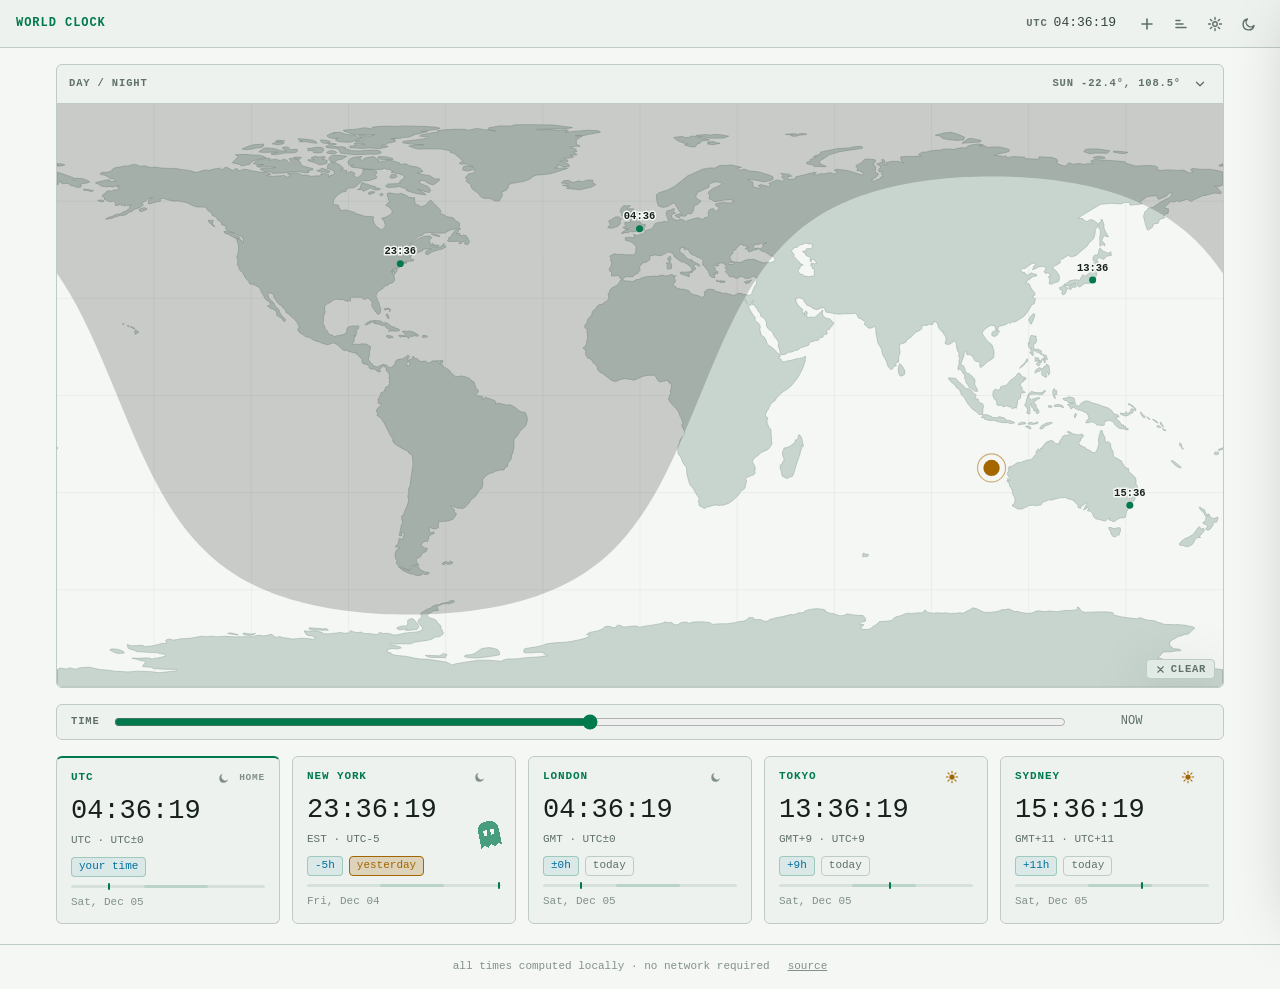
<file: index.html>
<!DOCTYPE html>
<html lang="en">
<head>
<meta charset="utf-8">
<meta name="viewport" content="width=device-width, initial-scale=1">
<title>World Clock</title>
<meta name="description" content="Offline world clock — timezones, day/night map, no network required.">
<link rel="icon" type="image/svg+xml" href="data:image/svg+xml,%3Csvg%20xmlns='http://www.w3.org/2000/svg'%20viewBox='0%200%2016%2016'%3E%3Crect%20width='16'%20height='16'%20rx='3'%20fill='%23090c0d'/%3E%3Cpath%20d='M3.5%2014.5%20V7%20Q3.5%202.5%208%202.5%20Q12.5%202.5%2012.5%207%20V14.5%20L11%2013.3%20L9.5%2014.5%20L8%2013.3%20L6.5%2014.5%20L5%2013.3%20Z'%20fill='%2363f2ab'/%3E%3Crect%20x='6'%20y='6.5'%20width='1.4'%20height='2.4'%20fill='%23090c0d'/%3E%3Crect%20x='8.8'%20y='6.5'%20width='1.4'%20height='2.4'%20fill='%23090c0d'/%3E%3C/svg%3E">
<link rel="manifest" href="manifest.webmanifest">
<meta name="theme-color" content="#0e1214">
<script>(function(){try{
var t=localStorage.getItem("wc-theme");
if(t==="light"||t==="dark")document.documentElement.setAttribute("data-theme",t);
var a=localStorage.getItem("wc-accent");
if(a&&"12345".indexOf(a)>-1)document.documentElement.setAttribute("data-accent",a);
var pm=localStorage.getItem("wc-pet");document.documentElement.setAttribute("data-pet",pm==="off"?"off":(pm==="cursor"?"cursor":"float"));
var ps=parseInt(localStorage.getItem("wc-pet-size"),10);
if(ps>=16&&ps<=64)document.documentElement.style.setProperty("--pet-size",ps+"px");
var po=parseInt(localStorage.getItem("wc-pet-opacity"),10);
if(po>=15&&po<=100)document.documentElement.style.setProperty("--pet-base-opacity",(po/100).toFixed(3));
var mp=localStorage.getItem("wc-map");
if(mp==="collapsed")document.documentElement.setAttribute("data-map","collapsed");
}catch(e){}})();</script>
<link rel="stylesheet" href="css/tokens.css">
<link rel="stylesheet" href="css/site.css">
</head>
<body>
<header class="topbar">
  <span class="manifest-label site-title">WORLD CLOCK</span>
  <span class="topbar-utc"><span class="manifest-label">UTC</span> <span id="utc-clock" class="mono">--:--:--</span></span>
  <span class="topbar-actions">
    <button id="btn-add" class="icon-btn" title="Add timezone" aria-label="Add timezone">
      <svg viewBox="0 0 16 16" width="16" height="16" aria-hidden="true"><path d="M8 3v10M3 8h10" stroke="currentColor" stroke-width="1.6" stroke-linecap="round"/></svg>
    </button>
    <button id="btn-sort" class="icon-btn" title="Sort by time" aria-label="Sort timezones by current time">
      <svg viewBox="0 0 16 16" width="16" height="16" aria-hidden="true"><path d="M3 4.5h4M3 8h7M3 11.5h10" stroke="currentColor" stroke-width="1.6" stroke-linecap="round"/></svg>
    </button>
    <button id="btn-settings" class="icon-btn" title="Settings" aria-label="Settings">
      <svg viewBox="0 0 16 16" width="16" height="16" aria-hidden="true"><circle cx="8" cy="8" r="2.2" stroke="currentColor" stroke-width="1.4" fill="none"/><path d="M8 1.5v2M8 12.5v2M1.5 8h2M12.5 8h2M3.4 3.4l1.4 1.4M11.2 11.2l1.4 1.4M12.6 3.4l-1.4 1.4M4.8 11.2l-1.4 1.4" stroke="currentColor" stroke-width="1.4" stroke-linecap="round"/></svg>
    </button>
    <button id="btn-theme" class="icon-btn" title="Toggle theme" aria-label="Toggle theme">
      <svg viewBox="0 0 16 16" width="16" height="16" aria-hidden="true"><path d="M13 9.5A5.5 5.5 0 1 1 6.5 3 4.5 4.5 0 0 0 13 9.5Z" stroke="currentColor" stroke-width="1.4" fill="none" stroke-linejoin="round"/></svg>
    </button>
  </span>
</header>
<main>
  <section id="map-panel" class="panel map-panel" aria-label="World map">
    <div class="panel-header"><span class="manifest-label">DAY / NIGHT</span>
      <span class="panel-header-right"><span id="map-sun-info" class="manifest-label"></span>
      <button id="btn-map-toggle" class="icon-btn map-toggle" title="Collapse map" aria-label="Collapse or expand map" aria-expanded="true">
        <svg viewBox="0 0 16 16" width="14" height="14" aria-hidden="true"><path d="M4 6l4 4 4-4" stroke="currentColor" stroke-width="1.6" fill="none" stroke-linecap="round" stroke-linejoin="round"/></svg>
      </button></span></div>
    <div id="map-host"></div>
  </section>
  <div id="scrub-bar" class="scrub-bar" role="group" aria-label="Time scrubber">
    <span class="manifest-label">TIME</span>
    <input id="scrub-range" type="range" min="-1440" max="1440" step="15" value="0" aria-label="Time offset in minutes">
    <span id="scrub-label" class="mono scrub-label">NOW</span>
    <button id="scrub-now" class="scrub-now-btn mono" title="Back to now">RESET</button>
  </div>
  <section id="clock-grid" class="clock-grid" aria-label="Clocks"></section>
</main>
<footer class="footer">
  <span class="mono">all times computed locally &middot; no network required</span>
  <a class="mono" href="https://github.com/Real-Fruit-Snacks/worldclock" rel="noopener">source</a>
</footer>
<div id="site-pet" aria-hidden="true"><div class="pet-tilt"><div class="pet-sprite" title="pet the ghost to recolor it"><svg viewBox="0 0 16 16" xmlns="http://www.w3.org/2000/svg"><path class="pet-body" d="M2 16 V7 Q2 1 8 1 Q14 1 14 7 V16 L12 14.4 L10 16 L8 14.4 L6 16 L4 14.4 Z"/><g class="pet-eyes-open"><rect x="5" y="6" width="2" height="3"/><rect x="9" y="6" width="2" height="3"/></g><g class="pet-eyes-closed"><rect x="5" y="8" width="2" height="1"/><rect x="9" y="8" width="2" height="1"/></g><g class="pet-eyes-happy"><path d="M4.6 8 L6 6.6 L7.4 8"/><path d="M8.6 8 L10 6.6 L11.4 8"/></g><g class="pet-eyes-scared"><circle cx="6" cy="7.6" r="1.7"/><circle cx="10" cy="7.6" r="1.7"/></g><g class="pet-eyes-dizzy"><path d="M4.4 6.6 L7.2 9.4 M7.2 6.6 L4.4 9.4"/><path d="M8.8 6.6 L11.6 9.4 M11.6 6.6 L8.8 9.4"/></g></svg></div></div></div>
<script src="js/zones.js"></script>
<script src="js/data.js"></script>
<script src="js/settings.js"></script>
<script src="js/clocks.js"></script>
<script src="js/mapdata.js"></script>
<script src="js/map.js"></script>
<script src="js/qol.js"></script>
<script src="js/pet.js"></script>
<script>if ("serviceWorker" in navigator && location.protocol !== "file:") { navigator.serviceWorker.register("sw.js"); }</script>
</body>
</html>
</file>
<file: css/tokens.css>
/*
 * Terminal Workbench — design tokens
 * https://github.com/Real-Fruit-Snacks/terminal-workbench-design-system
 *
 * Drop-in CSS custom properties implementing THEME-SPEC.md.
 * Dark is the default; light applies automatically via
 * prefers-color-scheme, or explicitly with data-theme="light" /
 * data-theme="dark" on <html>.
 *
 * Overriding --twb-accent (and friends) re-derives every tint in
 * browsers with color-mix support.
 */

/* ---------- Dark (default) ---------- */
:root,
:root[data-theme="dark"] {
  color-scheme: dark;

  /* Accent ramp */
  --twb-accent: #63f2ab;
  --twb-accent-alt: #6bdcff;
  --twb-warm: #f0c674;

  /* Semantic hues */
  --twb-red: #ff6e7a;
  --twb-orange: #f7a35c;
  --twb-violet: #b78cff;

  /* Surfaces (graphite ramp) */
  --twb-bg-0: #090c0d;
  --twb-bg-1: #0e1214;
  --twb-bg-2: #13191c;
  --twb-bg-3: #182024;
  --twb-bg-4: #202a2f;
  --twb-border: #2a363d;
  --twb-border-strong: #39484f;

  /* Text */
  --twb-text-normal: #dce4df;
  --twb-text-soft: #b4c3bd;
  --twb-text-muted: #879994;
  --twb-text-faint: #63736f;
  --twb-text-on-accent: #07100d;

  /* Derived tints — static fallbacks (pre-mixed) */
  --twb-selection: #63f2ab33;      /* accent @ 20% */
  --twb-active-line: #6bdcff13;    /* accent-alt @ 7.5% */
  --twb-nav-active: #63f2ab1b;     /* accent @ 10.5% */
  --twb-blockquote-bg: #63f2ab12;  /* accent @ 7% */
  --twb-tag-bg: #63f2ab21;         /* accent @ 13% */
  --twb-tag-border: #63f2ab47;     /* accent @ 28% */
  --twb-highlight: #f0c67438;      /* warm @ 22% */
  --twb-focus-ring: #63f2ab2e;     /* accent @ 18% */
  --twb-glow: 0 0 18px #63f2ab47;  /* accent @ 28%, opt-in */
}

/* ---------- Light (auto via system preference) ---------- */
@media (prefers-color-scheme: light) {
  :root:not([data-theme="dark"]) {
    color-scheme: light;

    --twb-accent: #007a4d;
    --twb-accent-alt: #006f9e;
    --twb-warm: #a46600;

    --twb-red: #c8324c;
    --twb-orange: #b65800;
    --twb-violet: #7357b8;

    --twb-bg-0: #f5f7f4;
    --twb-bg-1: #edf2ee;
    --twb-bg-2: #e2eae5;
    --twb-bg-3: #d6e1db;
    --twb-bg-4: #c8d5cf;
    --twb-border: #bfcbc5;
    --twb-border-strong: #9daea7;

    --twb-text-normal: #17201d;
    --twb-text-soft: #34443f;
    --twb-text-muted: #60706a;
    --twb-text-faint: #81918a;
    --twb-text-on-accent: #f9fbf8;

    --twb-selection: #007a4d2b;      /* accent @ 17% */
    --twb-active-line: #006f9e13;
    --twb-nav-active: #007a4d1b;
    --twb-blockquote-bg: #007a4d12;
    --twb-tag-bg: #007a4d21;
    --twb-tag-border: #007a4d47;
    --twb-highlight: #a4660038;
    --twb-focus-ring: #007a4d2e;
    --twb-glow: 0 0 18px #007a4d47;
  }
}

/* ---------- Light (explicit opt-in) ---------- */
:root[data-theme="light"] {
  color-scheme: light;

  --twb-accent: #007a4d;
  --twb-accent-alt: #006f9e;
  --twb-warm: #a46600;

  --twb-red: #c8324c;
  --twb-orange: #b65800;
  --twb-violet: #7357b8;

  --twb-bg-0: #f5f7f4;
  --twb-bg-1: #edf2ee;
  --twb-bg-2: #e2eae5;
  --twb-bg-3: #d6e1db;
  --twb-bg-4: #c8d5cf;
  --twb-border: #bfcbc5;
  --twb-border-strong: #9daea7;

  --twb-text-normal: #17201d;
  --twb-text-soft: #34443f;
  --twb-text-muted: #60706a;
  --twb-text-faint: #81918a;
  --twb-text-on-accent: #f9fbf8;

  --twb-selection: #007a4d2b;
  --twb-active-line: #006f9e13;
  --twb-nav-active: #007a4d1b;
  --twb-blockquote-bg: #007a4d12;
  --twb-tag-bg: #007a4d21;
  --twb-tag-border: #007a4d47;
  --twb-highlight: #a4660038;
  --twb-focus-ring: #007a4d2e;
  --twb-glow: 0 0 18px #007a4d47;
}

/* ---------- Derived tints track the accent where color-mix exists ---------- */
@supports (color: color-mix(in srgb, red 50%, transparent)) {
  :root,
  :root[data-theme="dark"] {
    --twb-selection: color-mix(in srgb, var(--twb-accent) 20%, transparent);
    --twb-active-line: color-mix(in srgb, var(--twb-accent-alt) 7.5%, transparent);
    --twb-nav-active: color-mix(in srgb, var(--twb-accent) 10.5%, transparent);
    --twb-blockquote-bg: color-mix(in srgb, var(--twb-accent) 7%, transparent);
    --twb-tag-bg: color-mix(in srgb, var(--twb-accent) 13%, transparent);
    --twb-tag-border: color-mix(in srgb, var(--twb-accent) 28%, transparent);
    --twb-highlight: color-mix(in srgb, var(--twb-warm) 22%, transparent);
    --twb-focus-ring: color-mix(in srgb, var(--twb-accent) 18%, transparent);
    --twb-glow: 0 0 18px color-mix(in srgb, var(--twb-accent) 28%, transparent);
  }

  /* Selection is slightly weaker in light mode (17% vs 20%) */
  @media (prefers-color-scheme: light) {
    :root:not([data-theme="dark"]) {
      --twb-selection: color-mix(in srgb, var(--twb-accent) 17%, transparent);
    }
  }
  :root[data-theme="light"] {
    --twb-selection: color-mix(in srgb, var(--twb-accent) 17%, transparent);
  }
}

/* ---------- Mode-independent tokens ---------- */
:root {
  /* Typography */
  --twb-font-mono: "Berkeley Mono", "JetBrains Mono", "Cascadia Code",
    "IBM Plex Mono", SFMono-Regular, Consolas, monospace;
  --twb-font-ui: Inter, "SF Pro Text", "Segoe UI", system-ui, sans-serif;

  --twb-line-height: 1.7;        /* prose */
  --twb-line-height-tight: 1.45; /* UI */
  --twb-line-height-code: 1.62;  /* code */

  /* Shape */
  --twb-radius-s: 4px;   /* tags, chips, checkboxes */
  --twb-radius-m: 6px;   /* base: panels, inputs, code blocks */
  --twb-radius-l: 8px;   /* large containers */
  --twb-radius-pill: 999px; /* toggles, slider thumbs only */

  --twb-border-width: 1px;

  /* Elevation — menus, modals, popovers only */
  --twb-shadow-pane: 0 20px 60px rgba(0, 0, 0, 0.22);

  /* Motion — interactive state changes only; gate behind
     prefers-reduced-motion in consuming styles */
  --twb-transition: 120ms ease;
}
</file>
<file: css/site.css>
/* World Clock — components. All colors via --twb-* tokens (tokens.css). */

* { box-sizing: border-box; }
html { height: 100%; }
body {
  margin: 0; min-height: 100vh;
  background: var(--twb-bg-0); color: var(--twb-text-normal);
  font-family: var(--twb-font-ui); line-height: var(--twb-line-height-tight);
  font-size: 15px;
  display: flex; flex-direction: column;
}
.mono { font-family: var(--twb-font-mono); }
::selection { background: var(--twb-selection); }

/* Accent choice: remap --twb-accent onto another token (works in both modes;
   color-mix tints re-derive automatically where supported). */
:root[data-accent="1"] { --twb-accent: var(--twb-accent-alt); }
:root[data-accent="2"] { --twb-accent: var(--twb-warm); }
:root[data-accent="3"] { --twb-accent: var(--twb-violet); }
:root[data-accent="4"] { --twb-accent: var(--twb-orange); }
:root[data-accent="5"] { --twb-accent: var(--twb-red); }

/* manifest label idiom */
.manifest-label {
  font-family: var(--twb-font-mono); font-size: 10.5px; font-weight: 650;
  letter-spacing: 0.08em; text-transform: uppercase;
  color: var(--twb-text-muted);
}

/* --- topbar --- */
.topbar {
  position: sticky; top: 0; z-index: 20;
  display: flex; align-items: center; gap: 16px;
  padding: 0 16px; height: 48px;
  background: var(--twb-bg-1); border-bottom: 1px solid var(--twb-border);
}
.site-title { color: var(--twb-accent); font-size: 12px; }
.topbar-utc { margin-left: auto; display: flex; align-items: baseline; gap: 6px; }
#utc-clock { font-size: 13px; color: var(--twb-text-soft); }
.topbar-actions { display: flex; gap: 4px; }
@media (max-width: 420px) { .topbar-utc .manifest-label { display: none; } }
.icon-btn {
  display: inline-flex; align-items: center; justify-content: center;
  width: 30px; height: 30px; padding: 0;
  background: transparent; border: 1px solid transparent;
  border-radius: var(--twb-radius-s); color: var(--twb-text-muted);
  cursor: pointer;
}
.icon-btn:hover { background: var(--twb-bg-3); color: var(--twb-text-normal); }
.icon-btn:focus-visible {
  outline: 2px solid var(--twb-focus-ring); outline-offset: 1px;
  border-color: var(--twb-accent);
}

/* --- layout --- */
main {
  width: 100%; max-width: 1200px; margin: 0 auto; padding: 16px;
  display: flex; flex-direction: column; gap: 16px; flex: 1; min-height: 0;
}
.panel {
  background: var(--twb-bg-1); border: 1px solid var(--twb-border);
  border-radius: var(--twb-radius-m); overflow: hidden;
}
.panel-header {
  display: flex; justify-content: space-between; align-items: center;
  padding: 8px 12px; border-bottom: 1px solid var(--twb-border);
}

/* --- footer --- */
.footer {
  display: flex; justify-content: center; gap: 18px;
  padding: 14px; border-top: 1px solid var(--twb-border);
  font-size: 11px; color: var(--twb-text-faint);
  background: var(--twb-bg-0); position: relative; z-index: 2;
}
.footer a { color: var(--twb-text-faint); }
.footer a:hover { color: var(--twb-accent); }

@media (prefers-reduced-motion: no-preference) {
  .icon-btn, .footer a { transition: background var(--twb-transition), color var(--twb-transition); }
}

/* --- clock cards --- */
.clock-grid {
  display: grid; gap: 12px; align-content: start;
  grid-template-columns: repeat(auto-fill, minmax(210px, 1fr));
  padding-bottom: 4px;
}
.clock-card {
  position: relative;
  background: var(--twb-bg-1); border: 1px solid var(--twb-border);
  border-radius: var(--twb-radius-m); padding: 12px 14px;
}
.clock-card-home { border-top: 2px solid var(--twb-accent); }
.card-top { display: flex; align-items: center; gap: 8px; }
.card-city {
  font-family: var(--twb-font-mono); font-size: 11px; font-weight: 700;
  letter-spacing: 0.08em; text-transform: uppercase;
  color: var(--twb-accent);
  overflow: hidden; text-overflow: ellipsis; white-space: nowrap;
}
.card-daynight { margin-left: auto; display: inline-flex; }
.card-home-tag { font-size: 9.5px; color: var(--twb-text-faint); }
.card-remove {
  position: absolute; top: 6px; right: 6px;
  width: 20px; height: 20px; padding: 0; line-height: 1;
  background: transparent; border: none; border-radius: var(--twb-radius-s);
  color: var(--twb-text-faint); font-size: 14px; cursor: pointer;
  opacity: 0;
}
.clock-card:hover .card-remove, .card-remove:focus-visible { opacity: 1; }
.card-remove:hover { background: var(--twb-bg-3); color: var(--twb-red); }
.card-remove:focus-visible { outline: 2px solid var(--twb-focus-ring); outline-offset: 1px; }
.clock-card:has(.card-remove) .card-daynight { margin-right: 14px; }
.card-time { font-size: 27px; color: var(--twb-text-normal); margin: 6px 0 2px; }
.card-ampm { font-size: 12px; color: var(--twb-text-muted); margin-left: 5px; }
.card-zoneline { font-size: 11px; color: var(--twb-text-muted); }
.card-chips { display: flex; gap: 6px; margin-top: 8px; flex-wrap: wrap; }
.chip {
  font-size: 11px; padding: 1px 7px;
  border-radius: var(--twb-radius-s); border: 1px solid;
}
.chip-offset {
  color: var(--twb-accent-alt);
  background: var(--twb-active-line); border-color: var(--twb-tag-border);
}
.chip-today {
  color: var(--twb-text-muted);
  background: transparent; border-color: var(--twb-border);
}
.chip-otherday {
  color: var(--twb-warm);
  background: var(--twb-highlight); border-color: var(--twb-warm);
}
.card-date { font-size: 11px; color: var(--twb-text-faint); margin-top: 7px; }
.clock-card.dragging { opacity: 0.4; }
.clock-card.drag-over { border-color: var(--twb-accent); }

/* --- map --- */
.map-panel { flex-shrink: 0; }
#map-host { position: relative; }
/* Cap the map's height so it can't crowd the pinned grid down past the
   footer on short viewports (e.g. 1280x800 laptops) as well as narrow
   ones — the aspect-locked SVG otherwise grows with container width alone. */
@media (max-width: 900px), (max-height: 820px) {
  /* max-width = 2 x max-height keeps the element box at the viewBox's 2:1
     aspect whichever cap binds — otherwise preserveAspectRatio letterboxes
     the drawing and screen<->lat/lon math (connector, chip midpoint) skews. */
  #map-host svg { max-height: 40vh; max-width: 80vh; margin: 0 auto; }
}
.worldmap { display: block; width: 100%; height: auto; background: var(--twb-bg-0); }
.map-graticule line { stroke: var(--twb-border); stroke-width: 0.5; opacity: 0.35; }
.map-land { fill: var(--twb-bg-4); stroke: var(--twb-border-strong); stroke-width: 0.5; }
.map-night { fill: #000; opacity: 0.34; pointer-events: none; }
:root[data-theme="light"] .map-night { opacity: 0.18; }
@media (prefers-color-scheme: light) {
  :root:not([data-theme="dark"]) .map-night { opacity: 0.18; }
}
.map-sun-core { fill: var(--twb-warm); }
.map-sun-halo { fill: none; stroke: var(--twb-warm); stroke-width: 1; opacity: 0.5; }
.map-marker .marker-dot { fill: var(--twb-accent); }
.map-marker .marker-ring { fill: none; stroke: var(--twb-accent); stroke-width: 1.2; }
.map-marker { cursor: pointer; }
.map-marker.marker-hilite .marker-dot { r: 5; }
.map-marker.marker-hilite .marker-dot,
.map-marker:hover .marker-dot { fill: var(--twb-accent-alt); }
.map-tip {
  position: absolute; z-index: 5; pointer-events: none;
  padding: 3px 8px; font-size: 11px; white-space: nowrap;
  background: var(--twb-bg-2); border: 1px solid var(--twb-border);
  border-radius: var(--twb-radius-s); color: var(--twb-text-normal);
  box-shadow: var(--twb-shadow-pane);
}
.clock-card.card-hilite { border-color: var(--twb-accent); }

/* --- settings panel --- */
#settings-panel {
  position: fixed; top: 0; right: 0; bottom: 0; z-index: 30;
  width: min(320px, 90vw);
  background: var(--twb-bg-1); border-left: 1px solid var(--twb-border);
  box-shadow: var(--twb-shadow-pane);
  transform: translateX(105%);
}
#settings-panel.open { transform: translateX(0); }
@media (prefers-reduced-motion: no-preference) {
  #settings-panel { transition: transform 160ms ease; }
}
.settings-body { padding: 12px; display: flex; flex-direction: column; gap: 14px; overflow-y: auto; }
.setting-row { display: flex; align-items: center; justify-content: space-between; gap: 10px; }
.seg { display: inline-flex; border: 1px solid var(--twb-border); border-radius: var(--twb-radius-s); overflow: hidden; }
.seg button {
  background: transparent; border: none; padding: 4px 9px; cursor: pointer;
  font-family: var(--twb-font-mono); font-size: 10.5px; letter-spacing: 0.05em;
  color: var(--twb-text-muted);
}
.seg button:hover { background: var(--twb-bg-3); color: var(--twb-text-normal); }
.seg button.seg-active { background: var(--twb-nav-active); color: var(--twb-accent); }
.accent-seg button { font-size: 13px; }
.accent-seg button.seg-active { background: var(--twb-bg-3); }
.text-btn {
  background: var(--twb-bg-2); border: 1px solid var(--twb-border);
  border-radius: var(--twb-radius-s); color: var(--twb-text-soft);
  padding: 4px 9px; font-size: 11px; cursor: pointer;
  max-width: 170px; overflow: hidden; text-overflow: ellipsis; white-space: nowrap;
}
.text-btn:hover { border-color: var(--twb-accent); color: var(--twb-text-normal); }

/* --- add-zone modal --- */
#add-modal {
  position: fixed; inset: 0; z-index: 40; display: none;
  background: rgba(0, 0, 0, 0.45);
  align-items: flex-start; justify-content: center; padding: 60px 16px;
}
#add-modal.open { display: flex; }
.modal-box { width: min(440px, 100%); max-height: 75vh; display: flex; flex-direction: column; box-shadow: var(--twb-shadow-pane); }
#add-search {
  margin: 10px 12px; padding: 7px 10px;
  background: var(--twb-bg-2); border: 1px solid var(--twb-border);
  border-radius: var(--twb-radius-s); color: var(--twb-text-normal); font-size: 13px;
}
#add-search:focus { outline: 2px solid var(--twb-focus-ring); border-color: var(--twb-accent); }
#add-results, #add-suggested { overflow-y: auto; }
#add-results { max-height: 240px; }
#add-suggested { max-height: 200px; }
.zone-row {
  display: flex; justify-content: space-between; gap: 12px; width: 100%;
  background: transparent; border: none; border-top: 1px solid var(--twb-border);
  padding: 7px 12px; font-size: 12px; color: var(--twb-text-soft);
  cursor: pointer; text-align: left;
}
.zone-row:hover { background: var(--twb-bg-3); color: var(--twb-text-normal); }
.zone-row.zone-row-active {
  background: var(--twb-nav-active); color: var(--twb-text-normal);
  box-shadow: inset 2px 0 0 var(--twb-accent);
}
.zone-row.zone-row-active .zone-id { color: var(--twb-text-soft); }
.zone-id { color: var(--twb-text-faint); font-size: 11px; }
.zone-empty { padding: 10px 12px; font-size: 11px; color: var(--twb-text-faint); }
/* --- site pet (site.config.json: pet_enabled) --- */
/* MODE=off: pet.js stops animating it, but the element itself isn't
   otherwise removed — hide it outright so it doesn't sit frozen on screen. */
:root[data-pet="off"] #site-pet { display: none; }
#site-pet {
  position: fixed; left: 0; top: 0;
  width: var(--pet-size, 28px); height: var(--pet-size, 28px);
  /* Below the topbar's stacking context (20) so the ghost never covers the
     open search dropdown or steals a click on a result; still floats above
     the article's auto-stacked content. */
  z-index: 19; pointer-events: none;
  opacity: var(--pet-base-opacity, 0.7);  /* translucent; dims further while napping */
  transition: opacity 0.9s ease;
}
#site-pet.pet-nap { opacity: 0.3; }
.pet-tilt { width: 100%; height: 100%; }
.pet-sprite {
  width: 100%; height: 100%;
  pointer-events: auto; cursor: grab;
  touch-action: none;
  animation: pet-bob 2.4s ease-in-out infinite;
}
.pet-sprite:active { cursor: grabbing; }
.pet-sprite svg { display: block; width: 100%; height: 100%; shape-rendering: crispEdges; }
/* Petting the ghost cycles its body through the theme palette (same six
   tokens as the folder colors); the index rides on data-color, and 0 is the
   default accent. Tokens are theme-aware, so the color follows light/dark. */
.pet-body { fill: var(--twb-accent); }
#site-pet[data-color="1"] .pet-body { fill: var(--twb-accent-alt); }
#site-pet[data-color="2"] .pet-body { fill: var(--twb-warm); }
#site-pet[data-color="3"] .pet-body { fill: var(--twb-violet); }
#site-pet[data-color="4"] .pet-body { fill: var(--twb-orange); }
#site-pet[data-color="5"] .pet-body { fill: var(--twb-red); }
.pet-eyes-open rect, .pet-eyes-closed rect { fill: var(--twb-bg-0); }
.pet-eyes-happy path { stroke: var(--twb-bg-0); stroke-width: 1.2; fill: none; }
.pet-eyes-closed, .pet-eyes-happy { display: none; }
.pet-sprite.pet-blink .pet-eyes-open,
#site-pet.pet-nap .pet-eyes-open,
.pet-sprite.pet-happy .pet-eyes-open { display: none; }
.pet-sprite.pet-blink .pet-eyes-closed,
#site-pet.pet-nap .pet-eyes-closed { display: inline; }
.pet-sprite.pet-happy .pet-eyes-happy { display: inline; }
/* Wide "boo!" eyes (jump scare) and dizzy X-eyes (rapid boops). */
.pet-eyes-scared circle { fill: var(--twb-bg-0); }
.pet-eyes-dizzy path { stroke: var(--twb-bg-0); stroke-width: 1.1; fill: none; stroke-linecap: round; }
.pet-eyes-scared, .pet-eyes-dizzy { display: none; }
.pet-sprite.pet-boo .pet-eyes-open,
.pet-sprite.pet-dizzy .pet-eyes-open { display: none; }
.pet-sprite.pet-boo .pet-eyes-scared { display: inline; }
.pet-sprite.pet-dizzy .pet-eyes-dizzy { display: inline; }
/* Boo: a sudden big pop. Dizzy: a woozy wobble. */
.pet-sprite.pet-boo { animation: pet-boo 0.5s ease-out; }
.pet-sprite.pet-dizzy { animation: pet-dizzy-wob 0.5s ease-in-out 3; }
@keyframes pet-boo {
  0% { transform: scale(1); } 22% { transform: scale(1.75); }
  55% { transform: scale(1.35); } 100% { transform: scale(1.3); }
}
@keyframes pet-dizzy-wob {
  0%, 100% { transform: rotate(-13deg) scale(1.02); }
  50% { transform: rotate(13deg) scale(1.02); }
}
/* Boop: a quick happy squish-and-pop (overrides the idle bob while it plays). */
.pet-sprite.pet-happy { animation: pet-boop 0.5s ease-in-out; }
.pet-sprite.pet-sneak { animation-play-state: paused; }
/* Startled: cartoon vertical squash-and-stretch as it zips away (#3). */
.pet-sprite.pet-spook { animation: pet-spook 0.5s ease-out; }
/* Bored barrel-roll / flip (#4). */
.pet-sprite.pet-spin { animation: pet-spin 0.74s ease-in-out; }
.pet-sprite.pet-flip { animation: pet-flip 0.74s ease-in-out; }
/* The whole ghost dips in opacity for the beat of a startle. */
#site-pet.pet-startled { animation: pet-startle-fade 0.7s ease-out; }
.pet-particle {
  position: absolute; left: 9px; top: -8px;
  font-family: var(--twb-font-mono); font-size: 12px; font-weight: 700;
  pointer-events: none;
  animation: pet-float 1.3s ease-out forwards;
}
.pet-heart { color: var(--twb-red); }
.pet-bang { color: var(--twb-accent); }
.pet-z { color: var(--twb-text-muted); }
.pet-wake { color: var(--twb-accent-alt); font-size: 10px; }
/* Afterimage: faint body silhouettes left behind while zipping fast. */
.pet-trail {
  position: fixed; z-index: 18; pointer-events: none;
  opacity: 0.3; animation: pet-trail-fade 0.42s ease-out forwards;
}
.pet-trail svg { display: block; width: 100%; height: 100%; }
.pet-trail .pet-body { fill: var(--twb-text-faint); }
.pet-trail g { display: none; }
@keyframes pet-trail-fade { from { opacity: 0.32; } to { opacity: 0; } }
/* Jump scare (opt-in): a huge ghost face lunges in, fills the screen, and
   shakes, then fades. */
.wc-scare-overlay {
  position: fixed; inset: 0; z-index: 60; pointer-events: none;
  display: flex; align-items: center; justify-content: center;
  background: rgba(0, 0, 0, 0.55);
  animation: wc-scare-fade 0.85s ease-out forwards;
}
.wc-scare-face {
  width: auto; height: 94vh; max-width: 96vw;
  --scare-col: var(--twb-accent);   /* matches the ghost you're chasing (data-color) */
  filter: drop-shadow(0 0 34px var(--scare-col));
  animation: wc-scare-shake 0.45s ease-in-out, wc-scare-pop 0.85s ease-out;
}
.wc-scare-face[data-color="1"] { --scare-col: var(--twb-accent-alt); }
.wc-scare-face[data-color="2"] { --scare-col: var(--twb-warm); }
.wc-scare-face[data-color="3"] { --scare-col: var(--twb-violet); }
.wc-scare-face[data-color="4"] { --scare-col: var(--twb-orange); }
.wc-scare-face[data-color="5"] { --scare-col: var(--twb-red); }
.wc-scare-face .face-body { fill: var(--scare-col); }
.wc-scare-face .face-dark { fill: var(--twb-bg-0); }
@keyframes wc-scare-fade { 0%, 68% { opacity: 1; } 100% { opacity: 0; } }
@keyframes wc-scare-pop { 0% { transform: scale(0.2); } 22% { transform: scale(1.06); } 100% { transform: scale(1); } }
@keyframes wc-scare-shake {
  0%, 100% { margin-left: 0; margin-top: 0; }
  12% { margin-left: -26px; margin-top: 14px; }
  26% { margin-left: 22px; margin-top: -18px; }
  40% { margin-left: -30px; margin-top: -10px; }
  55% { margin-left: 26px; margin-top: 18px; }
  72% { margin-left: -16px; margin-top: 8px; }
  86% { margin-left: 12px; margin-top: -6px; }
}
@keyframes pet-bob {
  0%, 100% { transform: translateY(0); }
  50% { transform: translateY(-3px); }
}
@keyframes pet-boop {
  0%, 100% { transform: scale(1); }
  30% { transform: scale(1.35); }
  60% { transform: scale(0.9); }
}
@keyframes pet-spook {
  0% { transform: scaleY(1) scaleX(1); }
  25% { transform: scaleY(1.5) scaleX(0.65); }
  60% { transform: scaleY(0.9) scaleX(1.12); }
  100% { transform: scaleY(1) scaleX(1); }
}
@keyframes pet-spin {
  from { transform: rotate(0); }
  to { transform: rotate(360deg); }
}
@keyframes pet-flip {
  from { transform: rotateY(0); }
  to { transform: rotateY(360deg); }
}
@keyframes pet-startle-fade {
  0% { opacity: 0.7; }
  30% { opacity: 0.25; }
  100% { opacity: 0.7; }
}
@keyframes pet-float {
  from { opacity: 1; transform: translateY(0); }
  to { opacity: 0; transform: translateY(-26px); }
}
.pet-bubble {
  position: absolute; left: 50%; bottom: 100%; margin-bottom: 6px;
  transform: translateX(-50%);
  padding: 3px 7px; font-family: var(--twb-font-mono); font-size: 11px; line-height: 1.2;
  white-space: nowrap; color: var(--twb-text-normal);
  background: var(--twb-bg-2); border: 1px solid var(--twb-border);
  border-radius: 6px; box-shadow: 0 2px 8px rgba(0,0,0,.28);
  pointer-events: none; animation: pet-bubble-in 2.6s ease forwards;
}
.pet-bubble::after {
  content: ""; position: absolute; top: 100%; left: 50%; transform: translateX(-50%);
  border: 4px solid transparent; border-top-color: var(--twb-bg-2);
}
.pet-bubble-boop, .pet-bubble-good { color: var(--twb-accent); }
@keyframes pet-bubble-in {
  0% { opacity: 0; transform: translateX(-50%) translateY(4px); }
  12%, 82% { opacity: 1; transform: translateX(-50%) translateY(0); }
  100% { opacity: 0; transform: translateX(-50%) translateY(-2px); }
}

.pet-header { padding: 8px 0 2px; border-bottom: 1px solid var(--twb-border); margin-top: 4px; }
#pet-settings { display: flex; flex-direction: column; gap: 12px; }
#pet-settings input[type="range"] { width: 140px; accent-color: var(--twb-accent); }

/* --- scrollbars (per THEME-SPEC; ported from the vault repo) --- */
* {
  scrollbar-width: thin;
  scrollbar-color: var(--twb-border-strong) transparent;
}
::-webkit-scrollbar { width: 10px; height: 10px; }
::-webkit-scrollbar-track { background: transparent; }
::-webkit-scrollbar-thumb {
  background-color: var(--twb-border-strong);
  background-clip: padding-box;
  border: 2px solid transparent;
  border-radius: 5px;
}
::-webkit-scrollbar-thumb:hover { background-color: var(--twb-text-faint); }
::-webkit-scrollbar-corner { background: transparent; }

/* --- Step 1b theming coverage gaps --- */
#add-search::placeholder { color: var(--twb-text-faint); }

/* Range sliders: themed thumb/track (accent-color covers most browsers;
   explicit styling for full cross-browser + high-contrast track look). */
#pet-settings input[type="range"] {
  height: 4px; border-radius: var(--twb-radius-pill);
  background: var(--twb-bg-3); outline: none;
}
#pet-settings input[type="range"]::-webkit-slider-runnable-track {
  height: 4px; border-radius: var(--twb-radius-pill); background: var(--twb-bg-3);
}
#pet-settings input[type="range"]::-webkit-slider-thumb {
  -webkit-appearance: none; appearance: none;
  width: 14px; height: 14px; margin-top: -5px;
  border-radius: 50%; background: var(--twb-accent);
  border: 2px solid var(--twb-bg-1); cursor: pointer;
}
#pet-settings input[type="range"]::-moz-range-track {
  height: 4px; border-radius: var(--twb-radius-pill); background: var(--twb-bg-3);
}
#pet-settings input[type="range"]::-moz-range-thumb {
  width: 14px; height: 14px; border-radius: 50%;
  background: var(--twb-accent); border: 2px solid var(--twb-bg-1); cursor: pointer;
}
#pet-settings input[type="range"]:focus-visible {
  outline: 2px solid var(--twb-focus-ring); outline-offset: 2px;
}

/* Focus-visible rings on remaining interactive surfaces */
.seg button:focus-visible,
.zone-row:focus-visible,
.text-btn:focus-visible {
  outline: 2px solid var(--twb-focus-ring); outline-offset: -2px;
}

/* --- time scrubber --- */
.scrub-bar {
  display: flex; align-items: center; gap: 12px;
  padding: 7px 14px; flex-shrink: 0;
  background: var(--twb-bg-1); border: 1px solid var(--twb-border);
  border-radius: var(--twb-radius-m);
}
#scrub-range { flex: 1; accent-color: var(--twb-accent); min-width: 0; }
.scrub-label { font-size: 12px; color: var(--twb-text-muted); min-width: 62px; text-align: right; }
:root[data-scrub="on"] .scrub-label { color: var(--twb-warm); font-weight: 700; }
:root[data-scrub="on"] .scrub-bar { border-color: var(--twb-warm); }
.scrub-now-btn {
  background: var(--twb-highlight); border: 1px solid var(--twb-warm);
  border-radius: var(--twb-radius-s); color: var(--twb-warm);
  font-size: 10.5px; letter-spacing: 0.06em; padding: 3px 9px; cursor: pointer;
  /* Always occupies its slot; only paints while scrubbed, so the flex:1
     slider track never resizes mid-drag when crossing NOW. */
  visibility: hidden;
}
:root[data-scrub="on"] .scrub-now-btn { visibility: visible; }
.scrub-now-btn:hover { background: var(--twb-warm); color: var(--twb-text-on-accent); }

/* --- help overlay --- */
#help-modal {
  position: fixed; inset: 0; z-index: 40; display: none;
  background: rgba(0, 0, 0, 0.45);
  align-items: flex-start; justify-content: center; padding: 60px 16px;
}
#help-modal.open { display: flex; }
#help-modal .modal-box { width: min(340px, 100%); }
.help-body { padding: 10px 14px 14px; display: flex; flex-direction: column; gap: 8px; }
.help-row { display: flex; align-items: center; gap: 12px; font-size: 12px; color: var(--twb-text-soft); }
.help-row kbd {
  min-width: 44px; text-align: center; padding: 2px 6px;
  background: var(--twb-bg-2); border: 1px solid var(--twb-border);
  border-bottom-width: 2px; border-radius: var(--twb-radius-s);
  color: var(--twb-accent); font-family: var(--twb-font-mono); font-size: 11px;
}

/* --- kiosk mode --- */
:root[data-kiosk="on"] .topbar,
:root[data-kiosk="on"] .footer,
:root[data-kiosk="on"] .card-chips { display: none; }
:root[data-kiosk="on"]:not([data-scrub="on"]) .scrub-bar { display: none; }
:root[data-kiosk="on"] main { max-width: none; }
:root[data-kiosk="on"] .card-time { font-size: 42px; }
:root[data-kiosk="on"] .clock-grid { grid-template-columns: repeat(auto-fill, minmax(270px, 1fr)); }
.kiosk-hint {
  position: fixed; bottom: 18px; left: 50%; transform: translateX(-50%); z-index: 50;
  padding: 5px 12px; font-size: 11px; letter-spacing: 0.08em;
  background: var(--twb-bg-2); border: 1px solid var(--twb-border);
  border-radius: var(--twb-radius-s); color: var(--twb-text-muted);
  box-shadow: var(--twb-shadow-pane);
  animation: kiosk-hint-fade 2.6s ease forwards;
}
@keyframes kiosk-hint-fade {
  0% { opacity: 0; } 12%, 78% { opacity: 1; } 100% { opacity: 0; }
}

/* --- nicknames + copy --- */
.card-name-input {
  width: 110px; padding: 1px 4px;
  background: var(--twb-bg-2); border: 1px solid var(--twb-accent);
  border-radius: var(--twb-radius-s); color: var(--twb-text-normal);
  font-size: 11px; letter-spacing: 0.06em; text-transform: uppercase;
}
.card-time { cursor: pointer; }
.card-time:hover { color: var(--twb-accent); }
.copy-flash {
  position: absolute; top: 30px; right: 8px;
  padding: 1px 7px; font-size: 10px; letter-spacing: 0.06em;
  background: var(--twb-tag-bg); border: 1px solid var(--twb-tag-border);
  border-radius: var(--twb-radius-s); color: var(--twb-accent);
  animation: kiosk-hint-fade 1.4s ease forwards;
}

/* --- waking-hours bar (09:00-17:00 band, marker = local now) --- */
.card-daybar {
  position: relative; height: 3px; margin-top: 8px;
  background: var(--twb-bg-3); border-radius: 2px;
}
.daybar-work {
  position: absolute; top: 0; bottom: 0;
  left: 37.5%; width: 33.333%;                /* 09:00 .. 17:00 of a 24h track */
  background: var(--twb-tag-bg); border-radius: 2px;
}
.daybar-now {
  position: absolute; top: -2px; width: 2px; height: 7px;
  background: var(--twb-accent); border-radius: 1px;
}

/* --- map measure connectors (multiple; label rides the line) --- */
.map-clear-btn {
  position: absolute; bottom: 8px; right: 8px; z-index: 4;
  display: inline-flex; align-items: center; gap: 5px;
  padding: 3px 8px; height: auto;
  font-size: 10.5px; font-weight: 650; letter-spacing: 0.07em;
  background: var(--twb-bg-2); border: 1px solid var(--twb-border);
  border-radius: var(--twb-radius-s); color: var(--twb-text-muted);
  cursor: pointer; box-shadow: var(--twb-shadow-pane);
}
.map-clear-btn:hover { border-color: var(--twb-red); color: var(--twb-red); background: var(--twb-bg-3); }
.map-clear-btn:focus-visible { outline: 2px solid var(--twb-focus-ring); outline-offset: 1px; }
.conn-hit { fill: none; stroke: transparent; stroke-width: 14; pointer-events: stroke; cursor: pointer; }
.conn-line {
  fill: none; stroke: var(--twb-accent-alt); stroke-width: 1.5;
  stroke-dasharray: 7 5; pointer-events: none;
}
.conn-dot { fill: var(--twb-accent-alt); pointer-events: none; }
.conn-snap { fill: none; stroke: var(--twb-accent-alt); stroke-width: 1.4; opacity: 0.8; }
.conn-label {
  font-family: var(--twb-font-mono); font-size: 12px; font-weight: 700;
  letter-spacing: 0.06em; fill: var(--twb-text-normal);
  paint-order: stroke; stroke: var(--twb-bg-0); stroke-width: 3px;
  pointer-events: none;
}
.conn-g.conn-old { opacity: 0.55; }
.conn-g:hover { opacity: 1; }
.conn-g:hover .conn-line { stroke: var(--twb-red); }
.conn-g:hover .conn-dot { fill: var(--twb-red); }
@media (prefers-reduced-motion: no-preference) {
  .conn-line.conn-flow-fwd { animation: conn-flow 0.9s linear infinite; }
  .conn-line.conn-flow-rev { animation: conn-flow 0.9s linear infinite reverse; }
}
@keyframes conn-flow {
  from { stroke-dashoffset: 0; }
  to { stroke-dashoffset: -24; }
}

/* --- map time labels --- */
.marker-time {
  font-family: var(--twb-font-mono); font-size: 9px; font-weight: 700;
  fill: var(--twb-text-normal);
  paint-order: stroke; stroke: var(--twb-bg-0); stroke-width: 2.5px;
  pointer-events: none;
}

/* --- collapsible map --- */
.panel-header-right { display: flex; align-items: center; gap: 8px; }
.map-toggle { width: 22px; height: 22px; }
.map-toggle svg { transition: transform var(--twb-transition); }
@media (prefers-reduced-motion: reduce) { .map-toggle svg { transition: none; } }
:root[data-map="collapsed"] #map-host { display: none; }
:root[data-map="collapsed"] .map-toggle svg { transform: rotate(180deg); }
</file>
